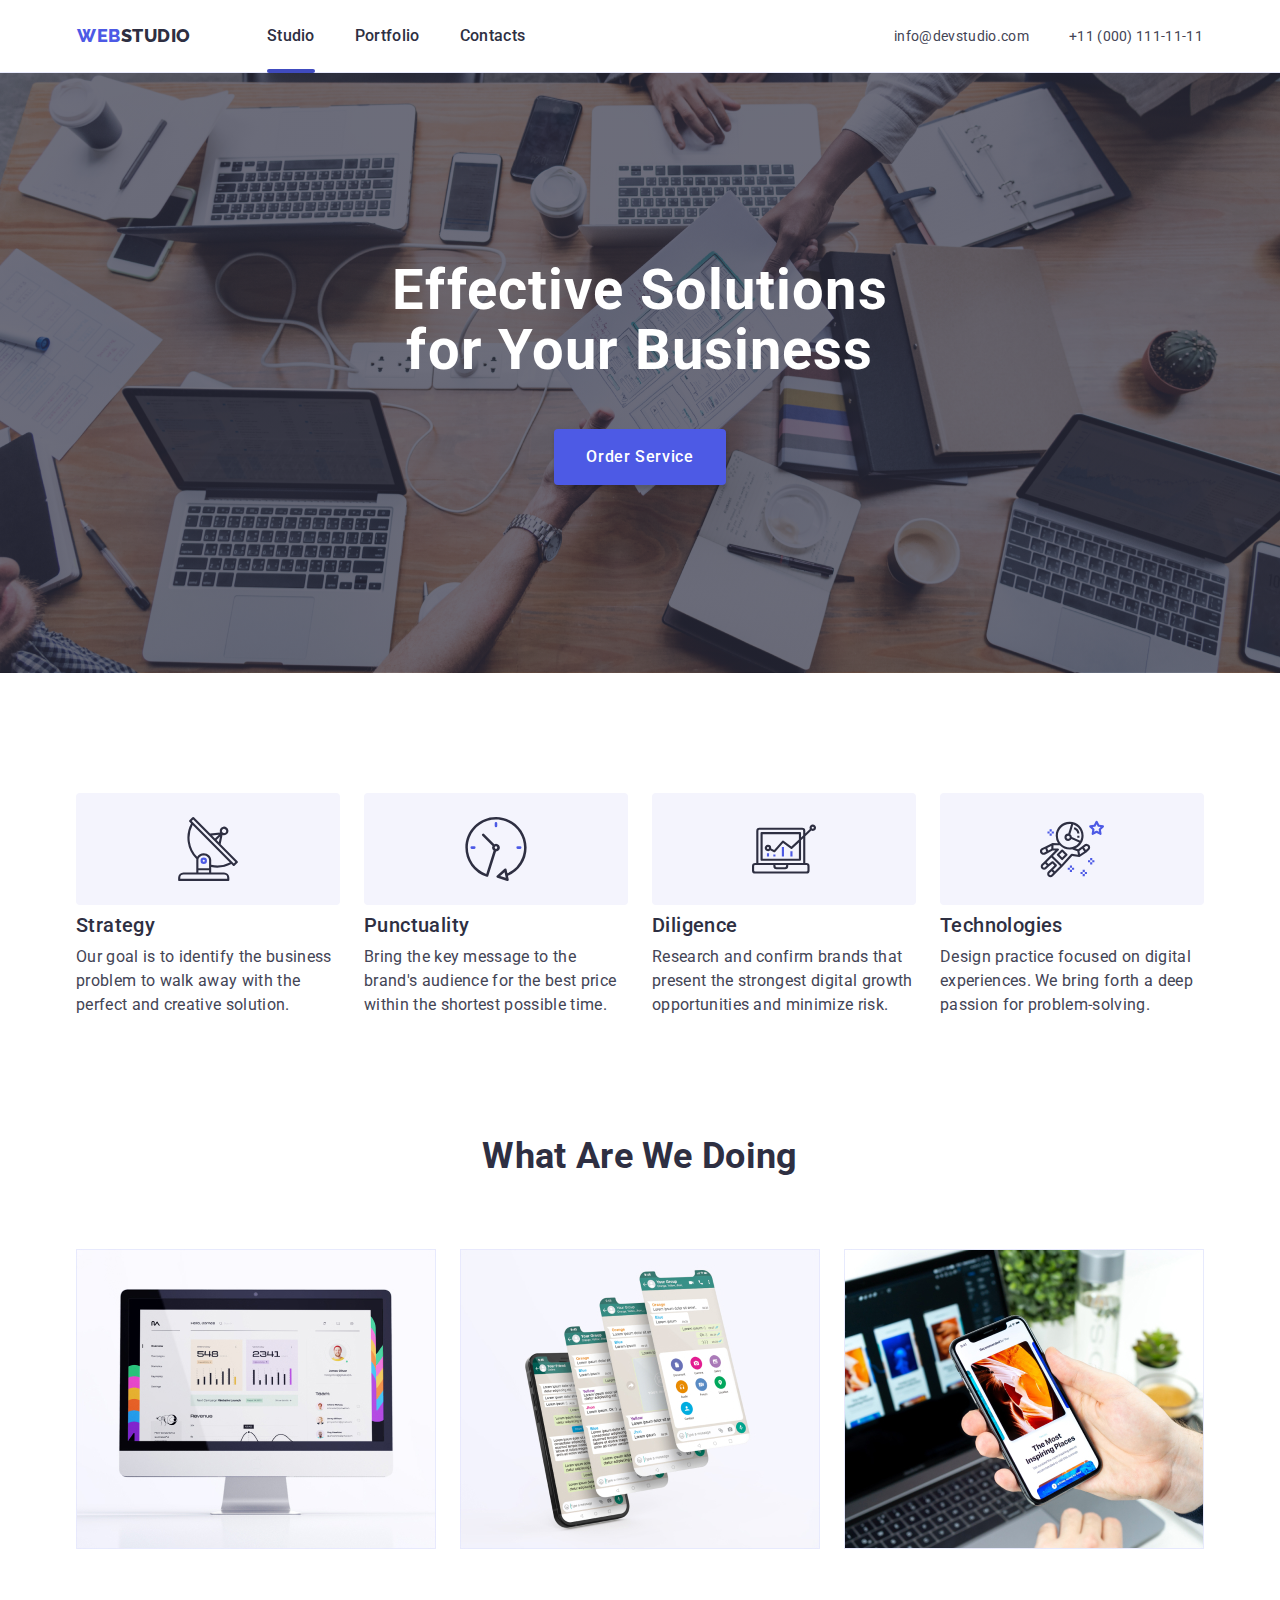
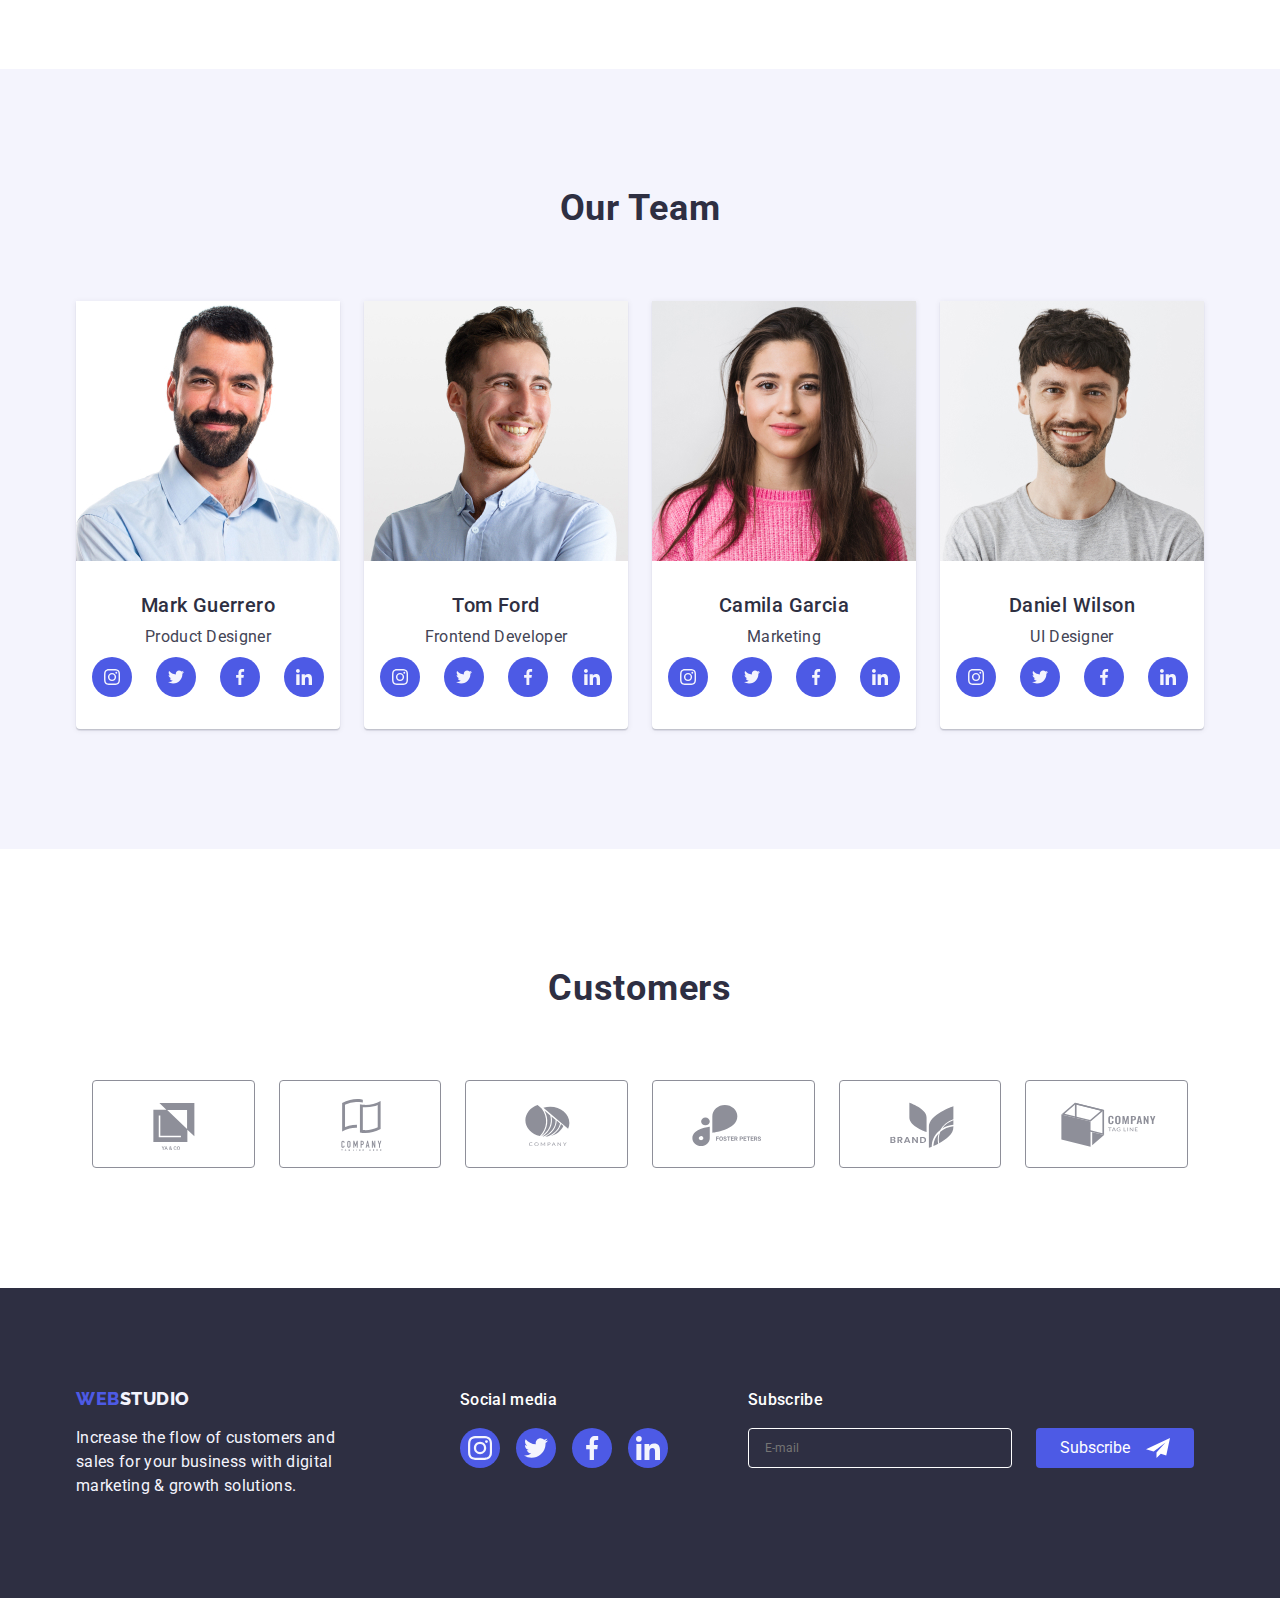
<file: index.html>
<!DOCTYPE html>
<html lang="en">
  <head>
    <meta charset="UTF-8" />
    <meta http-equiv="X-UA-Compatible" content="IE=edge" />
    <meta name="viewport" content="width=device-width, initial-scale=1.0" />
    <title>WebStudio</title>
    <link rel="preconnect" href="https://fonts.googleapis.com" />
    <link rel="preconnect" href="https://fonts.gstatic.com" crossorigin />
    <link
      href="https://fonts.googleapis.com/css2?family=Raleway:wght@800&family=Roboto:wght@400;500;700;900&display=swap"
      rel="stylesheet"
    />
    <link
      rel="stylesheet"
      href="https://cdnjs.cloudflare.com/ajax/libs/modern-normalize/1.1.0/modern-normalize.min.css"
    />
    <style>
      .overlay {
        opacity: 0;
      }
    </style>
    <link rel="stylesheet" href="./css/reset.css" />
    <link rel="stylesheet" href="./css/vars.css" />
    <link rel="stylesheet" href="./css/components.css" />
    <link rel="stylesheet" href="./css/mobile.css" />
    <link rel="stylesheet" href="./css/tablet.css" />
    <link rel="stylesheet" href="./css/descktop.css" />
    <link rel="stylesheet" href="./css/styles.css" />
  </head>
  <body>
    <!-- Шапка сайту -->
    <header class="header">
      <div class="container main-navigation">
        <nav class="main-navigation">
          <a class="logo link" href="./index.html">
            Web<span class="studio">Studio</span>
          </a>

          <ul class="list site-nav">
            <li class="item">
              <a class="nav-list link current" href="./index.html">Studio</a>
            </li>
            <li class="item">
              <a class="nav-list link" href="./portfolio.html">Portfolio</a>
            </li>
            <li class="item"><a class="nav-list link" href="">Contacts</a></li>
          </ul>
        </nav>

        <address class="address">
          <ul class="list address-list">
            <li class="item">
              <a class="address-contact link" href="mailto:info@devstudio.com"
                >info@devstudio.com</a
              >
            </li>
            <li class="item">
              <a class="address-contact link" href="tel:+110001111111"
                >+11 (000) 111-11-11</a
              >
            </li>
          </ul>
        </address>
        <button type="button" class="mobile-open js-open-menu">
          <svg class="mobile-icon-open" width="24px" height="24px">
            <use href="./images/icons.svg#icon-hamburger"></use>
          </svg>
        </button>
      </div>
    </header>

    <main>
      <!-- Герой  -->
      <section class="hero">
        <div class="container hero-container">
          <h1 class="hero-title">Effective Solutions for Your Business</h1>

          <button data-modal-open class="hero-button" type="button">
            <span class="hero-button-text">Order Service</span>
          </button>
          <div data-modal class="backdrop is-hidden">
            <div class="modal">
              <button data-modal-close class="modal-close-button" type="button">
                <svg class="close-button" width="8px" height="8px">
                  <use href="./images/icons.svg#icon-close"></use>
                </svg>
              </button>
              <h2 class="modal-form-title">
                Leave your contacts and we will call you back
              </h2>

              <form class="modal-form">
                <label class="modal-form-label">
                  <span class="modal-form-name">Name</span>
                  <span class="input-wrapper">
                    <input
                      class="modal-form-input"
                      type="text"
                      name="name"
                      required
                    />
                    <svg class="modal-form-icon" width="18px" height="24px">
                      <use href="./images/icons.svg#icon-profile"></use>
                    </svg>
                  </span>
                </label>
                <label class="modal-form-label">
                  <span class="modal-form-name">Phone</span>
                  <span class="input-wrapper">
                    <input
                      class="modal-form-input"
                      type="tel"
                      name="tel"
                      required
                    />
                    <svg class="modal-form-icon" width="18px" height="24px">
                      <use href="./images/icons.svg#icon-phone"></use>
                    </svg>
                  </span>
                </label>
                <label class="modal-form-label">
                  <span class="modal-form-name">Email</span>
                  <span class="input-wrapper">
                    <input
                      class="modal-form-input"
                      type="email"
                      name="email"
                      required
                    />
                    <svg class="modal-form-icon" width="18px" height="24px">
                      <use href="./images/icons.svg#icon-email"></use>
                    </svg>
                  </span>
                </label>
                <label class="modal-form-label">
                  <span class="modal-form-name">Comment</span>
                  <textarea
                    class="modal-form-comment"
                    name="comment"
                    placeholder="Text input"
                    required
                  ></textarea>
                </label>
                <input
                  class="checkbox visually-hidden"
                  type="checkbox"
                  id="check"
                />
                <label class="checkbox-wrap" for="check">
                  <span class="custom-checkbox">
                    <svg class="custom-icon" width="10px" height="8px">
                      <use href="./images/icons.svg#icon-done"></use>
                    </svg>
                  </span>
                  <p class="checkbox-desc">
                    I accept the terms and conditions of the
                  </p>
                  <a class="checkbox-link" href=""> Privacy Policy</a>
                </label>
                <button class="modal-form-button" type="submit">Send</button>
              </form>
            </div>
          </div>
        </div>
      </section>
      <!-- Переваги -->
      <section class="advantages">
        <div class="container">
          <h2 hidden class="advantages-title">Advantages</h2>
          <ul class="list advantages-list">
            <li class="item">
              <div class="icon-container">
                <svg class="advantages-icon" width="64" height="64">
                  <use href="./images/icons.svg#icon-antenna"></use>
                </svg>
              </div>

              <h3 class="advantages-name">Strategy</h3>
              <p class="advantages-desc">
                Our goal is to identify the business problem to walk away with
                the perfect and creative solution.
              </p>
            </li>
            <li class="item">
              <div class="icon-container">
                <svg class="advantages-icon" width="64" height="64">
                  <use href="./images/icons.svg#icon-clock"></use>
                </svg>
              </div>
              <h3 class="advantages-name">Punctuality</h3>
              <p class="advantages-desc">
                Bring the key message to the brand's audience for the best price
                within the shortest possible time.
              </p>
            </li>
            <li class="item">
              <div class="icon-container">
                <svg class="advantages-icon" width="64" height="64">
                  <use href="./images/icons.svg#icon-diagram"></use>
                </svg>
              </div>
              <h3 class="advantages-name">Diligence</h3>
              <p class="advantages-desc">
                Research and confirm brands that present the strongest digital
                growth opportunities and minimize risk.
              </p>
            </li>
            <li class="item">
              <div class="icon-container">
                <svg class="advantages-icon" width="64" height="64">
                  <use href="./images/icons.svg#icon-astronaut"></use>
                </svg>
              </div>
              <h3 class="advantages-name">Technologies</h3>
              <p class="advantages-desc">
                Design practice focused on digital experiences. We bring forth a
                deep passion for problem-solving.
              </p>
            </li>
          </ul>
        </div>
      </section>

      <!-- Чим ми займаємось -->
      <section class="examples">
        <div class="container">
          <h2 class="examples-title">What are we doing</h2>

          <ul class="list examples-container">
            <li class="item">
              <img
                src="./images/img1.jpg"
                alt="website"
                width="360"
                srcset="./images/img1.jpg 1x, ./images/imac@2x.jpg 2x"
              />
            </li>
            <li class="item">
              <img
                src="./images/img2.jpg"
                alt="application"
                width="360"
                srcset="./images/img2.jpg 1x, ./images/phone@2x.jpg 2x"
              />
            </li>
            <li class="item">
              <img
                src="./images/img3.jpg"
                alt="web application"
                width="360"
                srcset="./images/img3.jpg 1x, ./images/laptop@2x.jpg 2x"
              />
            </li>
          </ul>
        </div>
      </section>
      <!-- Our Team -->
      <section class="team">
        <div class="container">
          <h2 class="team-title">Our Team</h2>
          <ul class="list team-container">
            <li class="teammates-description">
              <img
                src="./images/mark.jpg"
                alt="Mark's photo"
                width="264"
                srcset="./images/mark.jpg 1x, ./images/Mark@2x.jpg 2x"
              />
              <div class="teammates-description-container">
                <h3 class="teammates-name">Mark Guerrero</h3>
                <p class="teammates-position">Product Designer</p>
                <ul class="social-list list">
                  <li class="social-list-item">
                    <a
                      class="social-links"
                      href="https://www.instagram.com/"
                      target="_blank"
                    >
                      <svg class="social-icon" width="16" height="16">
                        <use href="./images/icons.svg#icon-instagram"></use>
                      </svg>
                    </a>
                  </li>
                  <li class="social-list-item">
                    <a
                      class="social-links"
                      href="https://www.twitter.com/"
                      target="_blank"
                    >
                      <svg class="social-icon" width="16" height="16">
                        <use href="./images/icons.svg#icon-twitter"></use>
                      </svg>
                    </a>
                  </li>
                  <li class="social-list-item">
                    <a
                      class="social-links"
                      href="https://www.facebook.com/"
                      target="_blank"
                    >
                      <svg class="social-icon" width="16" height="16">
                        <use href="./images/icons.svg#icon-facebook"></use>
                      </svg>
                    </a>
                  </li>
                  <li class="social-list-item">
                    <a
                      class="social-links"
                      href="https://linkedin.com/"
                      target="_blank"
                    >
                      <svg class="social-icon" width="16" height="16">
                        <use href="./images/icons.svg#icon-linkedin"></use>
                      </svg>
                    </a>
                  </li>
                </ul>
              </div>
            </li>
            <li class="teammates-description">
              <img
                src="./images/tom.jpg"
                alt="Tom's photo"
                width="264"
                srcset="./images/tom.jpg 1x, ./images/Tom@2x.jpg 2x"
              />
              <div class="teammates-description-container">
                <h3 class="teammates-name">Tom Ford</h3>
                <p class="teammates-position">Frontend Developer</p>
                <ul class="social-list list">
                  <li class="social-list-item">
                    <a
                      class="social-links"
                      href="https://www.instagram.com/"
                      target="_blank"
                    >
                      <svg class="social-icon" width="16" height="16">
                        <use href="./images/icons.svg#icon-instagram"></use>
                      </svg>
                    </a>
                  </li>
                  <li class="social-list-item">
                    <a
                      class="social-links"
                      href="https://www.twitter.com/"
                      target="_blank"
                    >
                      <svg class="social-icon" width="16" height="16">
                        <use href="./images/icons.svg#icon-twitter"></use>
                      </svg>
                    </a>
                  </li>
                  <li class="social-list-item">
                    <a
                      class="social-links"
                      href="https://www.facebook.com/"
                      target="_blank"
                    >
                      <svg class="social-icon" width="16" height="16">
                        <use href="./images/icons.svg#icon-facebook"></use>
                      </svg>
                    </a>
                  </li>
                  <li class="social-list-item">
                    <a
                      class="social-links"
                      href="https://linkedin.com/"
                      target="_blank"
                    >
                      <svg class="social-icon" width="16" height="16">
                        <use href="./images/icons.svg#icon-linkedin"></use>
                      </svg>
                    </a>
                  </li>
                </ul>
              </div>
            </li>
            <li class="teammates-description">
              <img
                src="./images/camila.jpg"
                alt="Camila's photo"
                width="264"
                srcset="./images/camila.jpg 1x, ./images/Camila@2x.jpg 2x"
              />
              <div class="teammates-description-container">
                <h3 class="teammates-name">Camila Garcia</h3>
                <p class="teammates-position">Marketing</p>
                <ul class="social-list list">
                  <li class="social-list-item">
                    <a
                      class="social-links"
                      href="https://www.instagram.com/"
                      target="_blank"
                    >
                      <svg class="social-icon" width="16" height="16">
                        <use href="./images/icons.svg#icon-instagram"></use>
                      </svg>
                    </a>
                  </li>
                  <li class="social-list-item">
                    <a
                      class="social-links"
                      href="https://www.twitter.com/"
                      target="_blank"
                    >
                      <svg class="social-icon" width="16" height="16">
                        <use href="./images/icons.svg#icon-twitter"></use>
                      </svg>
                    </a>
                  </li>
                  <li class="social-list-item">
                    <a
                      class="social-links"
                      href="https://www.facebook.com/"
                      target="_blank"
                    >
                      <svg class="social-icon" width="16" height="16">
                        <use href="./images/icons.svg#icon-facebook"></use>
                      </svg>
                    </a>
                  </li>
                  <li class="social-list-item">
                    <a
                      class="social-links"
                      href="https://linkedin.com/"
                      target="_blank"
                    >
                      <svg class="social-icon" width="16" height="16">
                        <use href="./images/icons.svg#icon-linkedin"></use>
                      </svg>
                    </a>
                  </li>
                </ul>
              </div>
            </li>
            <li class="teammates-description">
              <img
                src="./images/daniel.jpg"
                alt="Daniel's photo"
                width="264"
                srcset="./images/daniel.jpg 1x, ./images/Daniel@2x.jpg 2x"
              />
              <div class="teammates-description-container">
                <h3 class="teammates-name">Daniel Wilson</h3>
                <p class="teammates-position">UI Designer</p>
                <ul class="social-list list">
                  <li class="social-list-item">
                    <a
                      class="social-links"
                      href="https://www.instagram.com/"
                      target="_blank"
                    >
                      <svg class="social-icon" width="16" height="16">
                        <use href="./images/icons.svg#icon-instagram"></use>
                      </svg>
                    </a>
                  </li>
                  <li class="social-list-item">
                    <a
                      class="social-links"
                      href="https://www.twitter.com/"
                      target="_blank"
                    >
                      <svg class="social-icon" width="16" height="16">
                        <use href="./images/icons.svg#icon-twitter"></use>
                      </svg>
                    </a>
                  </li>
                  <li class="social-list-item">
                    <a
                      class="social-links"
                      href="https://www.facebook.com/"
                      target="_blank"
                    >
                      <svg class="social-icon" width="16" height="16">
                        <use href="./images/icons.svg#icon-facebook"></use>
                      </svg>
                    </a>
                  </li>
                  <li class="social-list-item">
                    <a
                      class="social-links"
                      href="https://linkedin.com/"
                      target="_blank"
                    >
                      <svg class="social-icon" width="16" height="16">
                        <use href="./images/icons.svg#icon-linkedin"></use>
                      </svg>
                    </a>
                  </li>
                </ul>
              </div>
            </li>
          </ul>
        </div>
      </section>
      <!-- Клієнти -->
      <section class="section customers">
        <div class="container">
          <h2 class="customer-section-title">Customers</h2>
          <ul class="customers-list list">
            <li class="customers-item">
              <a class="customers-link" href=""
                ><svg class="customers-icon" width="104" height="56">
                  <use href="./images/icons.svg#icon-Logo1"></use>
                </svg>
              </a>
            </li>
            <li class="customers-item">
              <a href="" class="customers-link"
                ><svg class="customers-icon" width="104" height="56">
                  <use href="./images/icons.svg#icon-Logo2"></use>
                </svg>
              </a>
            </li>
            <li class="customers-item">
              <a href="" class="customers-link"
                ><svg class="customers-icon" width="104" height="56">
                  <use href="./images/icons.svg#icon-Logo3"></use>
                </svg>
              </a>
            </li>
            <li class="customers-item">
              <a href="" class="customers-link"
                ><svg class="customers-icon" width="104" height="56">
                  <use href="./images/icons.svg#icon-Logo4"></use>
                </svg>
              </a>
            </li>
            <li class="customers-item">
              <a href="" class="customers-link">
                <svg class="customers-icon" width="104" height="56">
                  <use href="./images/icons.svg#icon-Logo5"></use>
                </svg>
              </a>
            </li>
            <li class="customers-item">
              <a href="" class="customers-link"
                ><svg class="customers-icon" width="104" height="56">
                  <use href="./images/icons.svg#icon-Logo6"></use>
                </svg>
              </a>
            </li>
          </ul>
        </div>
      </section>
    </main>
    <!-- Футер -->
    <footer class="footer">
      <div class="container footer-container">
        <div class="container-logo">
          <a class="logo link" href="./index.html">
            Web<span class="studio-footer">Studio</span>
          </a>
          <p class="footer-desc">
            Increase the flow of customers and sales for your business with
            digital marketing & growth solutions.
          </p>
        </div>

        <div class="footer-social-container">
          <p class="social-media-title">Social media</p>
          <ul class="list footer-social">
            <li class="footer-social-item">
              <a
                class="footer-social-link"
                href="https://www.instagram.com/"
                target="blank"
                ><svg class="footer-social-icon" width="24" height="24">
                  <use href="./images/icons.svg#icon-instagram"></use>
                </svg>
              </a>
            </li>
            <li class="footer-social-item">
              <a
                class="footer-social-link"
                href="https://www.twitter.com/"
                target="blank"
                ><svg class="footer-social-icon" width="24" height="24">
                  <use href="./images/icons.svg#icon-twitter"></use>
                </svg>
              </a>
            </li>
            <li class="footer-social-item">
              <a
                class="footer-social-link"
                href="https://www.facebook.com/"
                target="blank"
                ><svg class="footer-social-icon" width="24" height="24">
                  <use href="./images/icons.svg#icon-facebook"></use>
                </svg>
              </a>
            </li>
            <li class="footer-social-item">
              <a
                class="footer-social-link"
                href="https://linkedin.com/"
                target="blank"
                ><svg class="footer-social-icon" width="24" height="24">
                  <use href="./images/icons.svg#icon-linkedin"></use>
                </svg>
              </a>
            </li>
          </ul>
        </div>
        <div class="footer-subscribe-container">
          <p class="subscribe-title">Subscribe</p>
          <form class="footer-form-name">
            <label class="footer-form-label">
              <input
                class="footer-form-input"
                type="email"
                name="email"
                placeholder="E-mail"
                required
              />
            </label>
            <button class="footer-subscribe-btn" type="submit">
              Subscribe
              <svg class="footer-subscribe-icon" width="24px" height="24px">
                <use href="./images/icons.svg#icon-subscribe"></use>
              </svg>
            </button>
          </form>
        </div>
      </div>
    </footer>
    <!-- Modal-Menu -->
    <div class="mobile-menu js-menu-container">
      <button type="button" class="mobile-close js-close-menu">
        <svg class="mobile-icon-close" width="8px" height="8px">
          <use href="./images/icons.svg#icon-close"></use>
        </svg>
      </button>
      <ul class="menu-mobile list">
        <li>
          <a class="link menu-mobile-link current-page" href="./index.html"
            >Studio</a
          >
        </li>
        <li>
          <a class="link menu-mobile-link" href="./portfolio.html">Portfolio</a>
        </li>
        <li><a class="link menu-mobile-link" href="">Contacts</a></li>
      </ul>
      <ul class="menu-adress list">
        <li class="menu-adress-tel">
          <a href="tel:+110001111111"></a>+11 (000) 111-11-11
        </li>
        <li class="menu-adress-mail">
          <a href="mailto:info@devstudio.com"></a>info@devstudio.com
        </li>
      </ul>
      <ul class="menu-mobile-social list">
        <li class="mobile-social-item">
          <a
            class="link mobile-social"
            href="https://www.instagram.com/"
            target="_blank"
          >
            <svg class="social-icon" width="24" height="24">
              <use href="./images/icons.svg#icon-instagram"></use>
            </svg>
          </a>
        </li>
        <li class="mobile-social-item">
          <a
            class="link mobile-social"
            href="https://www.twitter.com/"
            target="_blank"
            ><svg class="social-icon" width="24" height="24">
              <use href="./images/icons.svg#icon-twitter"></use>
            </svg>
          </a>
        </li>
        <li class="mobile-social-item">
          <a
            class="link mobile-social"
            href="https://www.facebook.com/"
            target="_blank"
          >
            <svg class="social-icon" width="24" height="24">
              <use href="./images/icons.svg#icon-facebook"></use>
            </svg>
          </a>
        </li>
        <li class="mobile-social-item">
          <a
            class="link mobile-social"
            href="https://linkedin.com/"
            target="_blank"
          >
            <svg class="social-icon" width="24" height="24">
              <use href="./images/icons.svg#icon-linkedin"></use>
            </svg>
          </a>
        </li>
      </ul>
    </div>
    <script src="./js/mobile-menu.js"></script>
    <script src="./js/modal.js"></script>
  </body>
</html>
</file>
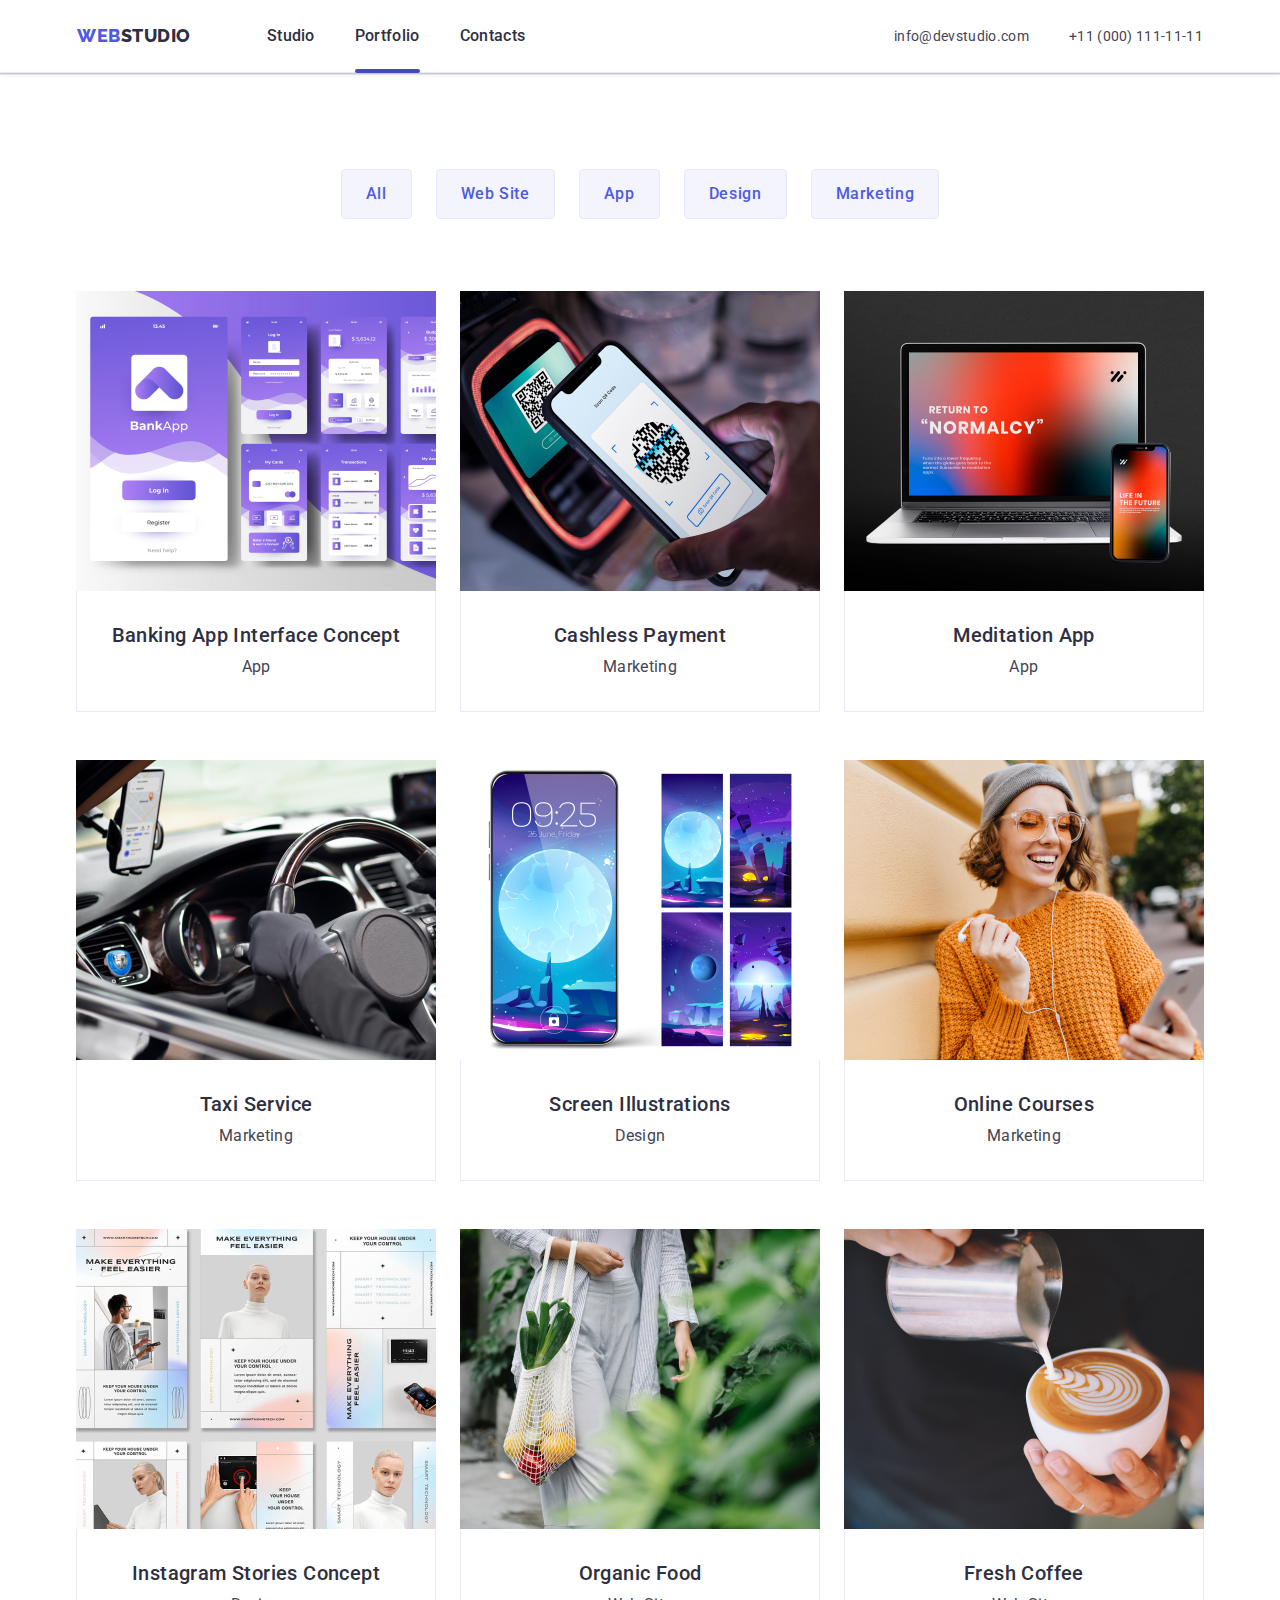
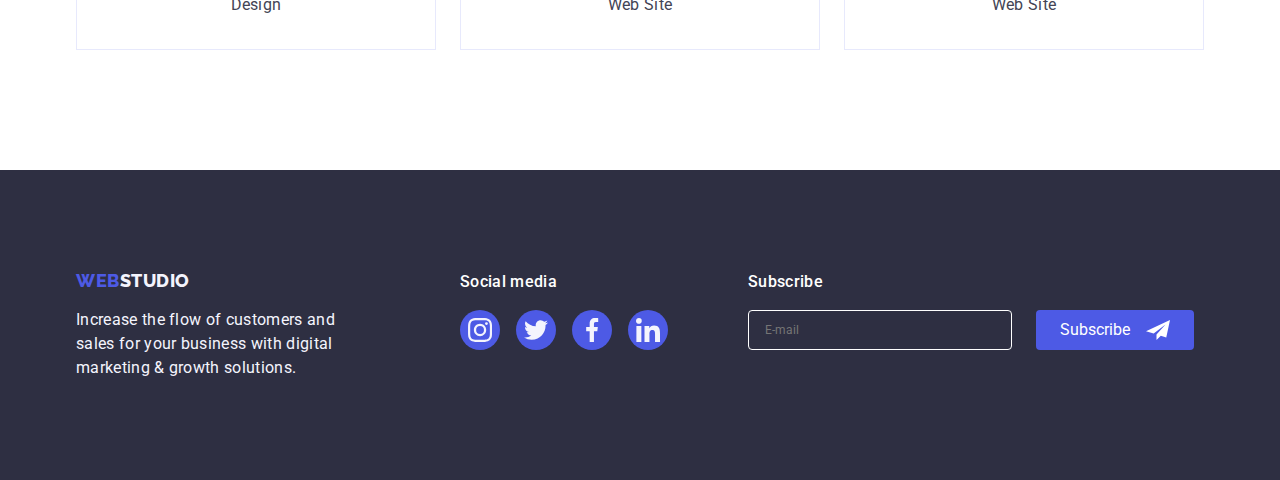
<file: portfolio.html>
<!DOCTYPE html>
<html lang="en">
  <head>
    <meta charset="UTF-8" />
    <meta http-equiv="X-UA-Compatible" content="IE=edge" />
    <meta name="viewport" content="width=device-width, initial-scale=1.0" />
    <title>Portfolio</title>
    <link rel="preconnect" href="https://fonts.googleapis.com" />
    <link rel="preconnect" href="https://fonts.gstatic.com" crossorigin />
    <link
      href="https://fonts.googleapis.com/css2?family=Raleway:wght@800&family=Roboto:wght@400;500;700;900&display=swap"
      rel="stylesheet"
    />
    <link
      rel="stylesheet"
      href="https://cdnjs.cloudflare.com/ajax/libs/modern-normalize/1.1.0/modern-normalize.min.css"
    />
    <link rel="stylesheet" href="./css/reset.css" />
    <link rel="stylesheet" href="./css/vars.css" />
    <link rel="stylesheet" href="./css/components.css" />
    <link rel="stylesheet" href="./css/mobile.css" />
    <link rel="stylesheet" href="./css/tablet.css" />
    <link rel="stylesheet" href="./css/descktop.css" />
    <link rel="stylesheet" href="./css/styles.css" />
  </head>
  <body>
    <!-- Шапка сайту -->
    <header class="header">
      <div class="container main-navigation">
        <nav class="main-navigation">
          <a class="logo link" href="./index.html">
            Web<span class="studio">Studio</span>
          </a>
          <ul class="list site-nav">
            <li class="item">
              <a class="nav-list link" href="./index.html">Studio</a>
            </li>
            <li class="item">
              <a class="nav-list link current" href="./portfolio.html"
                >Portfolio</a
              >
            </li>
            <li class="item"><a class="nav-list link" href="">Contacts</a></li>
          </ul>
        </nav>

        <address class="address">
          <ul class="list address-list">
            <li class="item">
              <a class="address-contact link" href="mailto:info@devstudio.com"
                >info@devstudio.com</a
              >
            </li>
            <li class="item">
              <a class="address-contact link" href="tel:+110001111111"
                >+11 (000) 111-11-11</a
              >
            </li>
          </ul>
        </address>
      </div>
    </header>
    <main>
      <!-- Filters -->
      <section class="filters">
        <div class="container">
          <h1 hidden>Filters</h1>
          <ul class="list filters-container">
            <li class="item">
              <button class="filters-button" type="button">
                <!-- <div class="filters-name"> -->
                <span class="filters-button-name">All</span>
                <!-- </div> -->
              </button>
            </li>
            <li class="item">
              <button class="filters-button" type="button">
                <!-- <div class="filters-name"> -->
                <span class="filters-button-name">Web Site</span>
                <!-- </div> -->
              </button>
            </li>
            <li class="item">
              <button class="filters-button" type="button">
                <!-- <div class="filters-name"> -->
                <span class="filters-button-name">App</span>
                <!-- </div> -->
              </button>
            </li>
            <li class="item">
              <button class="filters-button" type="button">
                <!-- <div class="filters-name"> -->
                <span class="filters-button-name">Design</span>
                <!-- </div> -->
              </button>
            </li>
            <li class="item">
              <button class="filters-button" type="button">
                <!-- <div class="filters-name"> -->
                <span class="filters-button-name">Marketing</span>
                <!-- </div> -->
              </button>
            </li>
          </ul>

          <ul class="list project-list">
            <li class="item">
              <a class="project-link link" href="">
                <div class="img-box">
                  <img
                    src="./images/banking-app-interface.jpg"
                    alt="Banking App
            Interface Concept"
                    width="360"
                  />
                  <div class="overlay">
                    <p>
                      14 Stylish and User-Friendly App Design Concepts · Task
                      Manager App · Calorie Tracker App · Exotic Fruit Ecommerce
                      App · Cloud Storage App
                    </p>
                  </div>
                </div>
                <div class="project-list-description">
                  <h2 class="project-title">Banking App Interface Concept</h2>
                  <p class="project-desc">App</p>
                </div>
              </a>
            </li>
            <li class="item">
              <a class="project-link link" href=""
                ><div class="img-box">
                  <img
                    src="./images/cashless-payment.jpg"
                    alt="Cashless Payment"
                    width="360"
                  />
                  <div class="overlay">
                    <p>
                      14 Stylish and User-Friendly App Design Concepts · Task
                      Manager App · Calorie Tracker App · Exotic Fruit Ecommerce
                      App · Cloud Storage App
                    </p>
                  </div>
                </div>
                <div class="project-list-description">
                  <h2 class="project-title">Cashless Payment</h2>
                  <p class="project-desc">Marketing</p>
                </div>
              </a>
            </li>
            <li class="item">
              <a class="project-link link" href=""
                ><div class="img-box">
                  <img
                    src="./images/meditation-app.jpg"
                    alt="Meditation App"
                    width="360"
                  />
                  <div class="overlay">
                    <p>
                      14 Stylish and User-Friendly App Design Concepts · Task
                      Manager App · Calorie Tracker App · Exotic Fruit Ecommerce
                      App · Cloud Storage App
                    </p>
                  </div>
                </div>
                <div class="project-list-description">
                  <h2 class="project-title">Meditation App</h2>
                  <p class="project-desc">App</p>
                </div>
              </a>
            </li>
            <li class="item">
              <a class="project-link link" href=""
                ><div class="img-box">
                  <img
                    src="./images/taxi-service.jpg"
                    alt="Taxi Service"
                    width="360"
                  />
                  <div class="overlay">
                    <p>
                      14 Stylish and User-Friendly App Design Concepts · Task
                      Manager App · Calorie Tracker App · Exotic Fruit Ecommerce
                      App · Cloud Storage App
                    </p>
                  </div>
                </div>
                <div class="project-list-description">
                  <h2 class="project-title">Taxi Service</h2>
                  <p class="project-desc">Marketing</p>
                </div>
              </a>
            </li>
            <li class="item">
              <a class="project-link link" href="">
                <div class="img-box">
                  <img
                    src="./images/screen-illustrations.jpg"
                    alt="Screen
            illustrations"
                    width="360"
                  />
                  <div class="overlay">
                    <p>
                      14 Stylish and User-Friendly App Design Concepts · Task
                      Manager App · Calorie Tracker App · Exotic Fruit Ecommerce
                      App · Cloud Storage App
                    </p>
                  </div>
                </div>
                <div class="project-list-description">
                  <h2 class="project-title">Screen Illustrations</h2>
                  <p class="project-desc">Design</p>
                </div>
              </a>
            </li>
            <li class="item">
              <a class="project-link link" href=""
                ><div class="img-box">
                  <img
                    src="./images/online-courses.jpg"
                    alt="Online Courses"
                    width="360"
                  />
                  <div class="overlay">
                    <p>
                      14 Stylish and User-Friendly App Design Concepts · Task
                      Manager App · Calorie Tracker App · Exotic Fruit Ecommerce
                      App · Cloud Storage App
                    </p>
                  </div>
                </div>
                <div class="project-list-description">
                  <h2 class="project-title">Online Courses</h2>
                  <p class="project-desc">Marketing</p>
                </div>
              </a>
            </li>
            <li class="item">
              <a class="project-link link" href="">
                <div class="img-box">
                  <img
                    src="./images/instagram-stories-concept.jpg"
                    alt="Instagram
            Stories Concept"
                    width="360"
                  />
                  <div class="overlay">
                    <p>
                      14 Stylish and User-Friendly App Design Concepts · Task
                      Manager App · Calorie Tracker App · Exotic Fruit Ecommerce
                      App · Cloud Storage App
                    </p>
                  </div>
                </div>
                <div class="project-list-description">
                  <h2 class="project-title">Instagram Stories Concept</h2>
                  <p class="project-desc">Design</p>
                </div>
              </a>
            </li>
            <li class="item">
              <a class="project-link link" href=""
                ><div class="img-box">
                  <img
                    src="./images/organic-food.jpg"
                    alt="Organic Food"
                    width="360"
                  />
                  <div class="overlay">
                    <p>
                      14 Stylish and User-Friendly App Design Concepts · Task
                      Manager App · Calorie Tracker App · Exotic Fruit Ecommerce
                      App · Cloud Storage App
                    </p>
                  </div>
                </div>
                <div class="project-list-description">
                  <h2 class="project-title">Organic Food</h2>
                  <p class="project-desc">Web Site</p>
                </div>
              </a>
            </li>
            <li class="item">
              <a class="project-link link" href=""
                ><div class="img-box">
                  <img
                    src="./images/fresh-coffee.jpg"
                    alt="Fresh Coffee"
                    width="360"
                  />
                  <div class="overlay">
                    <p>
                      14 Stylish and User-Friendly App Design Concepts · Task
                      Manager App · Calorie Tracker App · Exotic Fruit Ecommerce
                      App · Cloud Storage App
                    </p>
                  </div>
                </div>
                <div class="project-list-description">
                  <h2 class="project-title">Fresh Coffee</h2>
                  <p class="project-desc">Web Site</p>
                </div>
              </a>
            </li>
          </ul>
        </div>
      </section>
    </main>
    <!-- Футер -->
    <footer class="footer">
      <div class="container footer-container">
        <div class="container-logo">
          <a class="logo link" href="./index.html">
            Web<span class="studio-footer">Studio</span>
          </a>
          <p class="footer-desc">
            Increase the flow of customers and sales for your business with
            digital marketing & growth solutions.
          </p>
        </div>

        <div class="footer-social-container">
          <p class="social-media-title">Social media</p>
          <ul class="list footer-social">
            <li class="footer-social-item">
              <a
                class="footer-social-link"
                href="https://www.instagram.com/"
                target="blank"
                ><svg class="footer-social-icon" width="24" height="24">
                  <use href="./images/icons.svg#icon-instagram"></use>
                </svg>
              </a>
            </li>
            <li class="footer-social-item">
              <a
                class="footer-social-link"
                href="https://www.twitter.com/"
                target="blank"
                ><svg class="footer-social-icon" width="24" height="24">
                  <use href="./images/icons.svg#icon-twitter"></use>
                </svg>
              </a>
            </li>
            <li class="footer-social-item">
              <a
                class="footer-social-link"
                href="https://www.facebook.com/"
                target="blank"
                ><svg class="footer-social-icon" width="24" height="24">
                  <use href="./images/icons.svg#icon-facebook"></use>
                </svg>
              </a>
            </li>
            <li class="footer-social-item">
              <a
                class="footer-social-link"
                href="https://linkedin.com/"
                target="blank"
                ><svg class="footer-social-icon" width="24" height="24">
                  <use href="./images/icons.svg#icon-linkedin"></use>
                </svg>
              </a>
            </li>
          </ul>
        </div>
        <div class="footer-subscribe-container">
          <p class="subscribe-title">Subscribe</p>
          <form class="footer-form-name">
            <label class="footer-form-label">
              <input
                class="footer-form-input"
                type="email"
                name="email"
                placeholder="E-mail"
              />
            </label>
            <button class="footer-subscribe-btn" type="submit">
              Subscribe
              <svg class="footer-subscribe-icon" width="24px" height="24px">
                <use href="./images/icons.svg#icon-subscribe"></use>
              </svg>
            </button>
          </form>
        </div>
      </div>
    </footer>
  </body>
</html>
</file>
<file: css/vars.css>
:root {
  --main-color: #2e2f42;
  --brand-color: #4d5ae5;
  --white-color: #ffffff;
  --text-color: #434455;
  --cloud-color: #f4f4fd;
  --button-active-color: #404bbf;
  --accent-color: #e7e9fc;
  --main-logo-color: #8e8f99;
  --success-color: #31d0aa;
  --anim-transition: 250ms cubic-bezier(0.4, 0, 0.2, 1);
}
</file>
<file: css/components.css>
body {
  font-family: "Roboto", sans-serif;
  color: #434455;
  /* position: relative;
  width: 1440px;
  height: 2592px; */
  letter-spacing: 0.02em;
  background: var(--white-color);
}
.list {
  list-style-type: none;
  padding: 0;
  margin: 0;
}
.visually-hidden {
  position: absolute;
  width: 1px;
  height: 1px;
  margin: -1px;
  border: 0;
  padding: 0;

  white-space: nowrap;
  clip-path: inset(100%);
  clip: rect(0 0 0 0);
  overflow: hidden;
}
</file>
<file: css/mobile.css>
.container {
  width: 100%;
  margin-left: auto;
  margin-right: auto;
  padding-left: 16px;
  padding-right: 16px;
  text-align: center;
  /* outline: 2px solid tomato; */
}
/* Header */
.mobile-menu {
  position: fixed;
  top: 0;
  left: 0;
  background-color: var(--white-color);
  width: 100%;
  height: 100%;
  padding-top: 80px;
  padding-right: 40px;
  padding-left: 40px;
  padding-bottom: 40px;
  transform: translateX(100%);
  transition: transform var(--anim-transition);
  display: flex;
  flex-direction: column;
  pointer-events: none;
  visibility: hidden;
  opacity: 0;
}
.mobile-menu.is-open {
  transform: translateX(0);
  pointer-events: initial;
  visibility: visible;
  opacity: 1;
}
.mobile-open {
  border: none;
  background-color: inherit;
  cursor: pointer;
}
.mobile-icon-open {
  stroke: var(--main-color);
}
.mobile-close {
  position: absolute;
  top: 24px;
  right: 24px;
  width: 24px;
  height: 24px;
  display: flex;
  justify-content: center;
  align-items: center;
  border: 1px solid rgba(0, 0, 0, 0.1);
  border-radius: 50%;
  cursor: pointer;
  transition: background-color var(--anim-transition),
    fill var(--anim-transition);
}
.mobile-close:hover,
.mobile-close:focus {
  background-color: var(--button-active-color);
}
.mobile-close:hover .mobile-icon-close,
.mobile-close:focus .mobile-icon-close {
  fill: var(--white-color);
}
.menu-mobile,
.menu-adress {
  display: flex;
  flex-direction: column;
  gap: 40px;
  font-weight: 700;
  font-size: 36px;
  line-height: 1.1;
  letter-spacing: 0.02em;
  transition: color var(--anim-transition);
}
.menu-mobile .current-page {
  color: var(--brand-color);
}
.menu-mobile:hover,
.menu-mobile:focus {
  color: var(--brand-color);
}
.menu-mobile-link {
  color: var(--main-color);
  text-transform: capitalize;
}
.menu-adress {
  margin-top: auto;
  margin-bottom: 48px;
}
.menu-adress-tel {
  color: var(--brand-color);
  cursor: pointer;
}
.menu-adress-mail {
  font-weight: 500;
  font-size: 20px;
  line-height: 1.2;
  letter-spacing: 0.02em;
  cursor: pointer;
}
.menu-mobile-social {
  display: flex;
  justify-content: start;
  gap: 56px;
}
.mobile-social-item {
  width: 40px;
  height: 40px;
}
.mobile-social {
  display: flex;
  justify-content: center;
  align-items: center;
  background-color: var(--brand-color);
  width: 100%;
  height: 100%;
  border-radius: 50%;
  transition: background-color var(--anim-transition);
}
.mobile-social:hover,
.mobile-social:focus {
  background-color: var(--button-active-color);
}

.header > .container {
  padding: 24px 16px;
}
.main-navigation {
  display: flex;
  align-items: center;
  justify-content: space-between;
}

.header {
  border-bottom: 1px solid #e7e9fc;
  box-shadow: 0px 2px 1px rgba(46, 47, 66, 0.08),
    0px 1px 1px rgba(46, 47, 66, 0.16), 0px 1px 6px rgba(46, 47, 66, 0.08);
}
.logo {
  font-family: "Raleway", sans-serif;
  font-style: normal;
  font-weight: 800;
  font-size: 18px;
  line-height: 1.17;
  color: var(--brand-color);
  letter-spacing: 0.03em;
  align-items: center;
  text-transform: uppercase;
  text-decoration: none;
  /* margin-right: 76px; */
}

.studio {
  font-family: "Raleway", sans-serif;
  font-style: normal;
  font-weight: 800;
  font-size: 18px;
  line-height: 1.2;
  color: var(--main-color);
  align-items: center;
  text-transform: uppercase;
}
/* Site Nav */
.site-nav {
  display: flex;
  margin-left: 120px;
}

.site-nav {
  gap: 40px;
}
.site-nav .link {
  display: block;
  padding-top: 24px;
  padding-bottom: 24px;
}
.site-nav .item {
  position: relative;
}
.current::after {
  content: "";
  position: absolute;
  width: 100%;
  height: 4px;
  bottom: -1px;
  left: 0;
  background-color: var(--button-active-color);
  border-radius: 2px;
}
/* Address */
.address {
  display: flex;
  font-style: normal;
  margin-left: auto;
}
.address-list {
  display: flex;
  align-items: center;
  gap: 40px;
}

.nav-list {
  font-style: normal;
  font-weight: 500;
  font-size: 16px;
  line-height: 1.5;
  color: var(--main-color);
}
.list .link:hover,
.list .link:focus {
  color: var(--button-active-color);
}

.address-contact {
  font-style: normal;
  font-weight: 400;
  font-size: 16px;
  line-height: 1.5;
  color: var(--text-color);
  text-decoration: none;
  transition: color var(--anim-transition);
}
.address-contact:hover,
.address-contact:focus {
  color: var(--button-active-color);
}
.address-list .link {
  display: block;
  padding-top: 24px;
  padding-bottom: 24px;
}
/* Hero */
.hero {
  max-width: 1440px;
  /* height: 600px; */
  background: var(--main-color);
  text-align: center;
  margin-left: auto;
  margin-right: auto;
  padding: 112px 0px;
  background-image: linear-gradient(
      rgba(46, 47, 66, 0.7),
      rgba(46, 47, 66, 0.7)
    ),
    url(../images/hero-bg-mobile.jpg);
  background-repeat: no-repeat;
  background-position: center;
  background-size: cover;
}
@media (min-device-pixel-ratio: 2),
  (min-resolution: 192dpi),
  (min-resolution: 2dppx) {
  .hero {
    background-image: linear-gradient(
        rgba(46, 47, 66, 0.7),
        rgba(46, 47, 66, 0.7)
      ),
      url(../images/hero-bg-mobile@2x.jpg);
  }
}

.hero-title {
  max-width: 320px;
  margin-top: 0;
  /* margin-bottom: 48px; */
  margin-left: auto;
  margin-right: auto;
  font-style: normal;
  font-weight: 700;
  font-size: 36px;
  line-height: 1.11;
  letter-spacing: 0.02em;
  color: var(--white-color);
}
.hero-button {
  display: block;
  transition: background-color var(--anim-transition);
}

.hero-button {
  font-family: "Roboto", sans-serif;
  font-weight: 500;
  font-size: 16px;
  line-height: 1.5;
  letter-spacing: 0.04em;
  margin-top: 72px;
  margin-right: auto;
  margin-left: auto;
  min-width: 169px;
  height: 56px;
  padding: 16px 32px;
  color: var(--white-color);
  background: var(--brand-color);
  box-shadow: 0px 4px 4px rgba(0, 0, 0, 0.15);
  border-radius: 4px;
  border: none;
  cursor: pointer;
}
.hero-button:hover,
.hero-button:focus {
  background-color: var(--button-active-color);
}
/* Advantages */
.advantages {
  padding-top: 96px;
  padding-bottom: 96px;
}
.advantages-list {
  display: block;
}
.advantages-list .item:not(:last-child) {
  margin-bottom: 72px;
}
.advantages-name {
  margin-bottom: 8px;
  font-style: normal;
  font-weight: 700;
  font-size: 36px;
  line-height: 1.2;
  letter-spacing: 0.02em;
  text-align: center;
  text-transform: capitalize;
  color: var(--main-color);
}
.advantages-desc {
  margin-top: 0;
  margin-bottom: 0;
  font-weight: 500;
  font-size: 16px;
  line-height: 1.5;
  text-align: left;
  letter-spacing: 0.02em;
  width: 100%;
  color: var(--text-color);
}
.advantages-icon {
  display: none;
}
.icon-container {
  display: none;
}
/* Examples */
.examples {
  display: none;
}
/* Team */
.team {
  background: var(--cloud-color);
  padding: 96px 0px;
}
.team-container {
  display: flex;
  flex-wrap: wrap;
  justify-content: center;
  gap: 24px;
  row-gap: 72px;
}
.teammates-description {
  background-color: var(--white-color);
  box-shadow: 0px 1px 6px rgba(46, 47, 66, 0.08),
    0px 1px 1px rgba(46, 47, 66, 0.16), 0px 2px 1px rgba(46, 47, 66, 0.08);
}
.teammates-name {
  margin-bottom: 8px;
  text-align: center;
  font-style: normal;
  font-weight: 500;
  font-size: 20px;
  line-height: 1.2;
  letter-spacing: 0.02em;
  color: var(--main-color);
}
.team-title {
  margin-bottom: 72px;
  font-style: normal;
  font-weight: 700;
  font-size: 36px;
  line-height: 1.11;
  text-align: center;
  letter-spacing: 0.02em;
  text-transform: capitalize;
  color: var(--main-color);
}
.teammates-description-container {
  padding: 32px 0;
}
.teammates-position {
  text-align: center;
  margin: 0;
  font-size: 16px;
  line-height: 1.5;
  color: var(--text-color);
}
.team-container .teammates-description {
  width: 264px;
  border-radius: 0px 0px 4px 4px;
}
.social-list {
  display: flex;
  margin-top: 8px;
  justify-content: center;
  gap: 24px;
}
.social-list-item {
  width: 40px;
  height: 40px;
}
.social-links {
  display: flex;
  background-color: var(--brand-color);
  width: 100%;
  height: 100%;
  justify-content: center;
  align-items: center;
  border-radius: 50%;
  transition: background-color var(--anim-transition);
}
.social-links:hover,
.social-links:focus {
  background-color: var(--button-active-color);
}
.social-icon {
  fill: var(--cloud-color);
}

/* Customers */
/* .customers .container {
  padding: 0 15px;
} */
.customers {
  padding: 96px 0px;
}
.customer-section-title {
  margin-bottom: 72px;
  font-weight: 700;
  font-size: 36px;
  line-height: 1.1;
  text-align: center;
  text-transform: capitalize;
  letter-spacing: 0.02em;
  color: var(--main-color);
}
.customers-item {
  flex-basis: calc((100% - 24px) / 2);
  height: 88px;
}
.customers-list {
  display: flex;
  flex-wrap: wrap;
  justify-content: center;
  gap: 72px 24px;
  padding: 0 16px;
}
.customers-link {
  display: flex;
  width: 100%;
  height: 100%;
  border: 1px solid var(--main-logo-color);
  border-radius: 4px;
  align-items: center;
  justify-content: center;
  color: var(--main-logo-color);
  transition: color var(--anim-transition), border var(--anim-transition);
}
.customers-icon {
  fill: currentColor;
}
.customers-link:hover,
.customers-link:focus {
  color: var(--button-active-color);
  border: 1px solid var(--button-active-color);
}
/* Footer */
.footer {
  background: var(--main-color);
  margin-top: 0px;
  margin-bottom: 0px;
  padding: 96px 0px;
}
.footer .container {
  display: flex;
  flex-direction: column;
  align-items: center;
  gap: 72px;
}

.studio-footer {
  font-family: "Raleway", sans-serif;
  font-style: normal;
  font-weight: 800;
  font-size: 18px;
  line-height: 1.2;
  letter-spacing: 0.03em;
  text-transform: uppercase;
  color: var(--cloud-color);
}
.footer-desc {
  max-width: 268px;
  font-weight: 400;
  font-size: 16px;
  line-height: 1.5;
  text-align: left;
  color: var(--cloud-color);
}
.container-logo > .logo {
  display: inline-block;
  width: 100%;
  margin-bottom: 16px;
  font-family: "Raleway", sans-serif;
  font-style: normal;
  font-weight: 800;
  font-size: 18px;
  line-height: 1.17;
  letter-spacing: 0.03em;
  text-transform: uppercase;
}
.social-media-title {
  font-family: "Roboto";
  font-style: normal;
  font-weight: 500;
  font-size: 16px;
  line-height: 1.5;
  letter-spacing: 0.02em;
  color: var(--white-color);
  margin-bottom: 16px;
}
.footer-social {
  display: flex;
  gap: 16px;
}
.footer-social-item {
  width: 40px;
  height: 40px;
}
.footer-social-link {
  display: flex;
  background-color: var(--brand-color);
  width: 100%;
  height: 100%;
  justify-content: center;
  align-items: center;
  border-radius: 50%;
  transition: background-color var(--anim-transition);
}
.footer-social-link:hover,
.footer-social-link:focus {
  background-color: var(--success-color);
}
.footer-social-icon {
  fill: var(--cloud-color);
}
/* Footer Subscribe Section */
.footer-subscribe-container {
  width: 100%;
}
.footer-form-name {
  width: 100%;
  display: flex;
  flex-wrap: wrap;
  flex-direction: column;
  gap: 24px;
  align-items: center;
  justify-content: center;
}
.footer-form-label {
  display: block;
  width: 100%;
}
.subscribe-title {
  font-weight: 500;
  font-size: 16px;
  line-height: 1.5;
  letter-spacing: 0.02em;
  color: var(--white-color);
  margin-bottom: 16px;
}
.footer-subscribe-btn {
  display: flex;
  justify-content: center;
  align-items: center;
  padding: 8px 24px;
  gap: 16px;
  border: none;
  border-radius: 4px;
  color: var(--white-color);
  background-color: var(--brand-color);
  transition: background-color var(--anim-transition);
  cursor: pointer;
}
.footer-subscribe-btn:hover,
.footer-subscribe-btn:focus {
  background-color: var(--button-active-color);
}
.footer-subscribe-icon {
  fill: var(--white-color);
}
.footer-form-input {
  display: block;
  height: 40px;
  width: 100%;
  padding: 8px 16px;
  color: var(--white-color);
  font-weight: 400;
  font-size: 12px;
  line-height: 2;
  border: 1px solid var(--text-color);
  border-radius: 4px;
  background-color: var(--main-color);
  outline: 1px solid transparent;
  transition: color var(--anim-transition),
    background-color var(--anim-transition), border-color var(--anim-transition);
}
.footer-form-input:hover,
.footer-form-input:focus {
  color: black;
  background-color: var(--white-color);
  border-color: var(--button-active-color);
}
/* Modal */
.backdrop.is-hidden {
  opacity: 0;
  visibility: hidden;
  pointer-events: none;
}
.backdrop {
  position: fixed;
  z-index: 100;
  top: 0;
  left: 0;
  width: 100%;
  height: 100%;
  background-color: rgba(46, 47, 66, 0.4);
  opacity: 1;
  transition: opacity var(--anim-transition), transform var(--anim-transition),
    visibility var(--anim-transition);
}
.is-hidden {
  visibility: hidden;
  opacity: 0;
  pointer-events: none;
  transform: scale(1.2);
}
.modal {
  position: absolute;
  width: 100%;
  min-width: 320px;
  min-height: 584px;
  top: 50%;
  left: 50%;
  transform: translate(-50%, -50%);
  background: #fcfcfc;
  box-shadow: 0px 1px 1px rgba(0, 0, 0, 0.14), 0px 1px 3px rgba(0, 0, 0, 0.12),
    0px 2px 1px rgba(0, 0, 0, 0.2);
  border-radius: 4px;
  transition: transform var(--anim-transition);
}
.backdrop.is-hidden .modal {
  transform: translate(0);
}

.modal-close-button {
  position: absolute;
  top: 24px;
  right: 24px;
  display: flex;
  justify-content: center;
  align-items: center;
  width: 24px;
  height: 24px;
  background: var(--accent-color);
  border: 1px solid rgba(0, 0, 0, 0.1);
  border-radius: 50%;
  cursor: pointer;
  transition: background-color var(--anim-transition),
    fill var(--anim-transition);
}

.modal-close-button:hover,
.modal-close-button:focus {
  background-color: var(--button-active-color);
}
.modal-close-button:hover .close-button {
  fill: var(--white-color);
}
.modal-form {
  display: flex;
  flex-direction: column;
  padding: 16px 24px 24px;
}
.modal-form-label {
  display: flex;
  flex-direction: column;
  gap: 4px;
}
.modal-form-label {
  padding-bottom: 8px;
}
.modal-form-label:nth-child(4) {
  padding-bottom: 0px;
}
.modal-form-title {
  width: 100%;
  font-weight: 500;
  font-size: 16px;
  line-height: 1.5;
  margin-top: 72px;
  text-align: center;
  letter-spacing: 0.02em;
  color: var(--main-color);
}
.input-wrapper {
  position: relative;
}
.modal-form-icon {
  position: absolute;
  top: 8px;
  left: 16px;
  fill: var(--main-color);
}

.modal-form-name {
  font-weight: 400;
  font-size: 12px;
  line-height: 1.17;
  letter-spacing: 0.01em;
  text-align: left;
  color: var(--main-logo-color);
}
.modal-form-input,
.modal-form-comment {
  display: block;
  width: 100%;
  height: 40px;
  padding: 8px 16px;
  padding-left: 40px;
  outline: 1px solid transparent;
  border: 1px solid rgba(46, 47, 66, 0.4);
  border-radius: 4px;
  transition: border-color var(--anim-transition), fill var(--anim-transition);
}

.modal-form-comment {
  padding-left: 16px;
}
.modal-form-comment {
  height: 120px;
  resize: none;
}
.modal-form-comment::placeholder {
  font-weight: 400;
  font-size: 12px;
  line-height: 1.17;
  letter-spacing: 0.04em;
  color: rgba(46, 47, 66, 0.4);
}

.modal-form-input:hover,
.modal-form-input:focus {
  border-color: var(--brand-color);
}
.modal-form-input:hover ~ .modal-form-icon,
.modal-form-input:focus ~ .modal-form-icon {
  fill: var(--brand-color);
}
.modal-form-comment:hover,
.modal-form-comment:focus {
  border-color: var(--brand-color);
}
.custom-checkbox {
  display: flex;
  align-items: center;
  justify-content: center;
  min-width: 16px;
  min-height: 16px;
  border: 1px solid rgba(46, 47, 66, 0.4);
  border-radius: 2px;
  color: transparent;
  transition: background-color var(--anim-transition),
    border-colo var(--anim-transition), color var(--anim-transition);
  cursor: pointer;
}

.checkbox-wrap {
  display: flex;
  flex-wrap: wrap;
  align-items: center;
  margin-top: 16px;
  font-weight: 400;
  font-size: 12px;
  line-height: 1.17;
  letter-spacing: 0.04em;
  color: var(--main-logo-color);
}
.custom-icon {
  fill: currentColor;
  transition: fill var(--anim-transition) 250ms;
}

.checkbox:checked + .checkbox-wrap > .custom-checkbox {
  background-color: var(--button-active-color);
  border-color: transparent;
  color: var(--white-color);
}

.checkbox-desc {
  display: flex;
  align-items: center;
  margin-left: 8px;
  margin-right: 3px;
}

.checkbox-link {
  color: var(--brand-color);
}
.checkbox-link:hover,
.checkbox-link:focus {
  color: var(--button-active-color);
}
.modal-form-button {
  display: flex;
  justify-content: center;
  align-items: center;
  min-width: 170px;
  padding: 16px 32px;
  margin: 24px auto 0;
  border: none;
  background-color: var(--brand-color);
  color: var(--white-color);
  border: none;
  box-shadow: 0px 4px 4px rgba(0, 0, 0, 0.15);
  border-radius: 4px;
  cursor: pointer;
  transition: background-color var(--anim-transition);
}
.modal-form-button:hover,
.modal-form-button:focus {
  background-color: var(--button-active-color);
}
@media screen and (max-width: 420px) {
  .menu-mobile-social {
    display: flex;
    justify-content: space-between;
    gap: 0;
  }
}
@media screen and (min-width: 428px) {
  .container {
    width: 428px;
  }
  .modal {
    width: 408px;
  }
  .modal-form-input,
  .modal-form-comment {
    width: 360px;
  }
}
@media screen and (max-width: 767px) {
  .site-nav,
  .address-list {
    display: none;
  }
}
</file>
<file: css/tablet.css>
@media screen and (min-width: 429px) {
  .hero {
    background-image: linear-gradient(
        rgba(46, 47, 66, 0.7),
        rgba(46, 47, 66, 0.7)
      ),
      url(../images/hero-bg-tablet.jpg);
  }
  @media (min-device-pixel-ratio: 2),
    (min-resolution: 192dpi),
    (min-resolution: 2dppx) {
    .hero {
      background-image: linear-gradient(
          rgba(46, 47, 66, 0.7),
          rgba(46, 47, 66, 0.7)
        ),
        url(../images/hero-bg-tablet@2x.jpg);
    }
  }
}

@media screen and (min-width: 768px) {
  .container {
    width: 768px;
    padding: 0 16px;
  }
  /* Header */
  .header > .container {
    padding-top: 0;
    padding-bottom: 0;
  }
  .site-nav {
    margin-right: auto;
  }

  .address-list {
    flex-direction: column;
    gap: 5px;
  }
  .address-list .link {
    padding-top: 0px;
    padding-bottom: 0px;
    font-size: 14px;
  }
  .mobile-open {
    display: none;
  }
  /* Hero */
  .hero-title {
    max-width: 496px;
    font-size: 56px;
    line-height: 1.07;
  }
  .hero-button {
    margin-top: 36px;
  }
  /* Modal */
  /* Advantages */
  .advantages-list {
    display: flex;
    flex-wrap: wrap;
    gap: 24px;
    row-gap: 72px;
  }
  .advantages-name {
    text-align: left;
    font-weight: 700;
    font-size: 36px;
  }
  .advantages-desc {
    width: 356px;
  }
  .advantages-list .item {
    flex-basis: calc((100% - 24px) / 2);
    margin-bottom: 0;
  }
  .advantages-list .item:not(:last-child) {
    margin-bottom: 0px;
  }
  /* Team */
  .team-container {
    gap: 24px;
    row-gap: 64px;
  }
  /* Customers */
  /* .customers {
    padding: 96px 0px;
  } */

  .customers-item {
    flex-basis: calc((100% - 48px) / 3);
    height: 88px;
  }
  /* Footer */
  .footer .container {
    display: flex;
    flex-direction: row;
    flex-wrap: wrap;
    gap: 24px;
  }
  .container-logo {
    padding-left: 92px;
  }
  .container-logo > .logo {
    display: block;
    width: 115px;
  }
  .footer-desc {
    width: 264px;
  }
  .subscribe-title {
    margin-top: 72px;
  }
  .social-media-title {
    text-align: left;
  }
  .footer-subscribe-container {
    margin-left: 92px;
    width: 453px;
    text-align: left;
  }
  .footer-form-name {
    flex-direction: row;
    justify-content: start;
    flex-wrap: nowrap;
  }
  .footer-form-label {
    width: 264px;
  }
  .footer-form-input {
    border: 1px solid var(--text-color);
  }
}
</file>
<file: css/descktop.css>
@media screen and (min-width: 769px) {
  .hero {
    background-image: linear-gradient(
        rgba(46, 47, 66, 0.7),
        rgba(46, 47, 66, 0.7)
      ),
      url(../images/people-office.jpg);
  }
  @media (min-device-pixel-ratio: 2),
    (min-resolution: 192dpi),
    (min-resolution: 2dppx) {
    .hero {
      background-image: linear-gradient(
          rgba(46, 47, 66, 0.7),
          rgba(46, 47, 66, 0.7)
        ),
        url(../images/hero-bg-descktop@2x.jpg);
    }
  }
}

@media screen and (min-width: 1158px) {
  .container {
    width: 1158px;
    padding: 0 15px;
  }
  /* Header */
  .address-list {
    display: flex;
    flex-direction: row;
    align-items: center;
    gap: 40px;
  }
  .address-list .link {
    display: block;
    padding-top: 24px;
    padding-bottom: 24px;
  }
  .site-nav {
    margin-left: 76px;
  }
  /* Hero */
  .hero {
    padding: 188px 0px;
  }
  .hero-button {
    margin-top: 48px;
  }
  /* Modal */
  /* Advantages */
  .advantages {
    padding: 120px 0px;
  }
  .advantages-list {
    display: flex;
    flex-wrap: wrap;
    /* gap: 24px; */
  }
  .advantages-list .item {
    flex-basis: calc((100% - 72px) / 4);
  }
  .advantages-name {
    font-weight: 500;
    font-size: 20px;
    text-align: left;
  }
  .advantages-desc {
    font-weight: 400;
    width: 264px;
  }
  .icon-container {
    display: flex;
    background-color: var(--cloud-color);
    width: 264px;
    height: 112px;
    margin-bottom: 8px;
    border-radius: 4px;
    align-items: center;
    justify-content: center;
  }
  .advantages-icon {
    display: block;
    width: 64px;
    height: 64px;
  }
  /* Examples */
  .examples {
    display: flex;
    padding-bottom: 120px;
  }
  .examples-container {
    display: flex;
    gap: 24px;
  }
  .examples-title {
    margin-bottom: 72px;
    font-style: normal;
    font-weight: 700;
    font-size: 36px;
    line-height: 1.11;
    text-align: center;
    text-transform: capitalize;
    color: var(--main-color);
  }
  .examples-container .item {
    width: calc((100% - 48px) / 3);
  }
  /* Team */
  .team-container {
    row-gap: 0px;
  }
  .team {
    padding: 120px 0px;
  }
  .team-container .teammates-description {
    width: calc((100% - 72px) / 4);
    border-radius: 0px 0px 4px 4px;
  }
  /* Customers */
  .customers {
    padding: 120px 0;
  }
  .customers-item {
    flex-basis: calc((100% - 120px) / 6);
    height: 88px;
  }
  /* Footer */
  .container-logo {
    padding-left: 0px;
  }
  .footer {
    padding: 100px 0px;
  }
  .footer .container {
    display: flex;
    flex-direction: row;
    align-items: baseline;
    text-align: start;
    gap: 0;
  }
  .footer-social-container {
    margin-left: 120px;
  }
  .footer-subscribe-container {
    margin-left: 80px;
    width: 454px;
  }
  .footer-form-input {
    border: 1px solid var(--white-color);
  }
  .subscribe-title {
    margin-top: 0;
  }
}
</file>
<file: css/styles.css>
/* Header */

/* Hero */

/* Advantages */

/* Examples */

/* Team */

/* Costumers */

/* Footer */

/* Portfolio */

/* Filters */
.filters {
  padding-top: 96px;
  padding-bottom: 120px;
}
.filters > ul {
  list-style-type: none;
}
.filters-button {
  font-family: "Roboto", sans-serif;
  font-weight: 500;
  font-size: 16px;
  padding: 12px 24px;
  line-height: 1.5;
  letter-spacing: 0.04em;
  color: var(--brand-color);
  background: var(--cloud-color);
  border: 1px solid var(--accent-color);
  border-radius: 4px;
  cursor: pointer;
  transition: background-color var(--anim-transition),
    color var(--anim-transition), box-shadow var(--anim-transition),
    border var(--anim-transition);
}

.filters-button:hover,
.filters-button:focus {
  background-color: var(--button-active-color);
  color: var(--white-color);
  box-shadow: 0px 3px 1px rgba(0, 0, 0, 0.1), 0px 2px 1px rgba(0, 0, 0, 0.08),
    0px 2px 2px rgba(0, 0, 0, 0.12);
  /* border-radius: 4px; */
  border: 1px solid transparent;
}
.filters-container {
  display: flex;
  flex-wrap: wrap;
  margin-bottom: 72px;
  justify-content: center;
}
.filters-container .item {
  margin-right: 24px;
}
.filters-container .item:nth-child(5n) {
  margin-right: 0px;
}
/* Examples Portafolio */

.img-box {
  position: relative;
  overflow: hidden;
}
.overlay {
  position: absolute;
  top: 0;
  left: 0;
  width: 360px;
  height: 300px;
  background-color: var(--brand-color);
  padding: 40px 32px;
  color: var(--white-color);
  font-weight: 400;
  font-size: 16px;
  line-height: 1.5;
  letter-spacing: 0.02em;
  transform: translateY(100%);
  transition: transform var(--anim-transition);
}
.project-list .item:hover .overlay {
  transform: translateY(0%);
}

.project-title {
  margin-bottom: 8px;
  font-style: normal;
  font-weight: 500;
  font-size: 20px;
  line-height: 1.2;
  letter-spacing: 0.02em;
  color: var(--main-color);
}
.project-desc {
  font-style: normal;
  font-weight: 400;
  font-size: 16px;
  line-height: 1.5;
  letter-spacing: 0.02em;
  color: var(--text-color);
}
.project-list {
  display: flex;
  flex-wrap: wrap;
  row-gap: 48px;
  column-gap: 24px;
}
.project-link {
  display: block;
  transition: box-shadow var(--anim-transition);
}
.project-list .item {
  width: calc((100% - 48px) / 3);
}
.project-list .item:nth-child(3n) {
  margin-right: 0px;
}

.project-list-description {
  border-bottom: 1px solid var(--accent-color);
  border-left: 1px solid var(--accent-color);
  border-right: 1px solid var(--accent-color);
  padding: 32px 16px;
}
.project-link:hover,
.project-link:focus {
  box-shadow: 0px 1px 6px rgba(46, 47, 66, 0.08),
    0px 1px 1px rgba(46, 47, 66, 0.16), 0px 2px 1px rgba(46, 47, 66, 0.08);
}
/* Modal */
</file>
